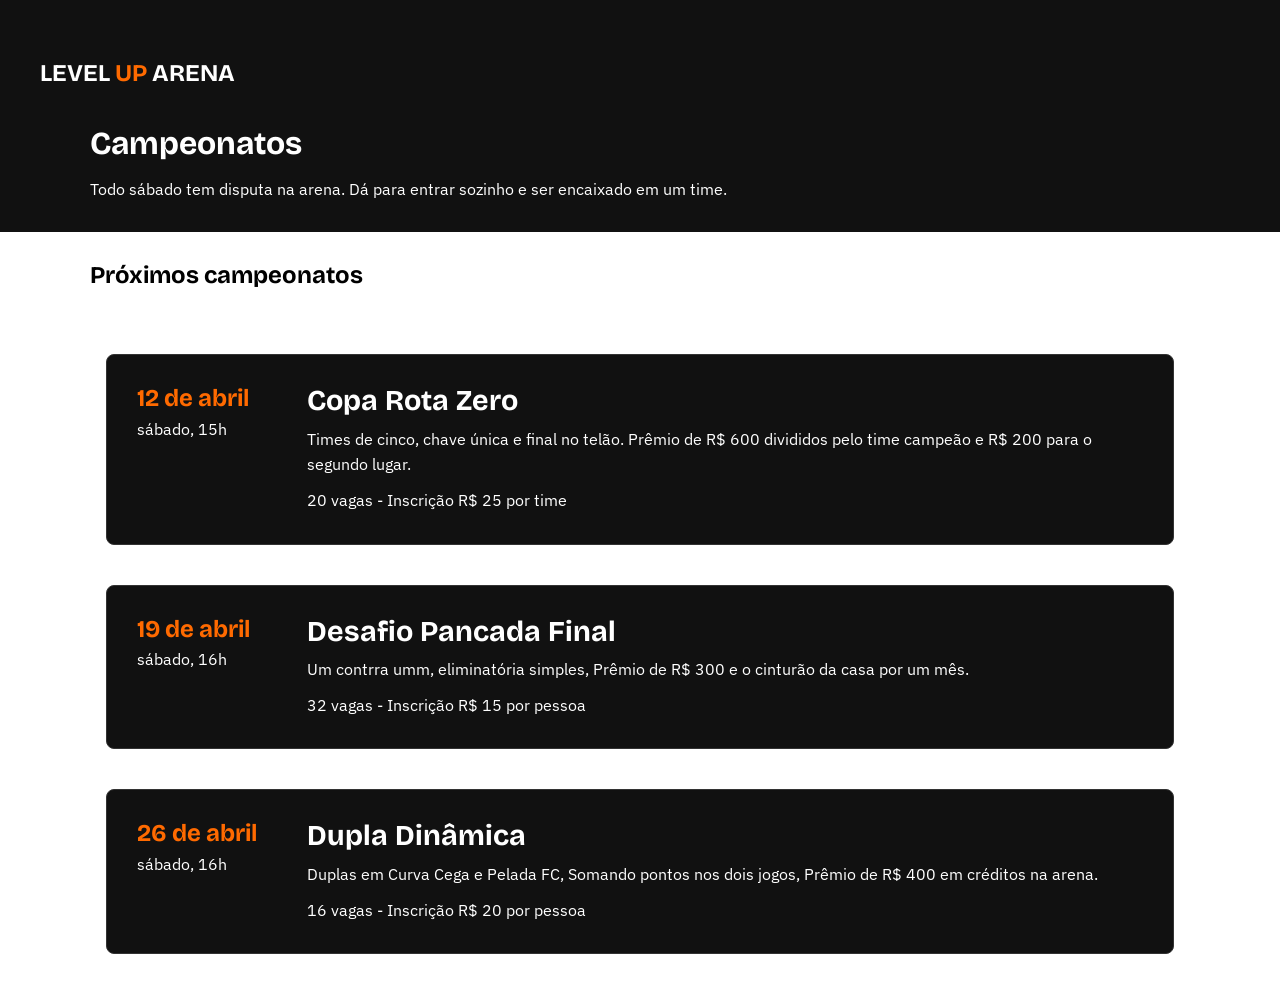
<file: campeonatos/index.html>
<!DOCTYPE html>
<html lang="pt-BR">

<head>
    <meta charset="UTF-8">
    <meta name="viewport" content="width=device-width, initial-scale=1.0">
    <title>Campeonatos | LEVEL UP ARENA</title>
    <link rel="stylesheet" href="style.css">
</head>

<body>

<header class="cabecalho">
    <div class="container">
        <h2 class="logo">LEVEL <span class="UP">UP</span> ARENA</h2>

        <h1 class="titulo-campeonatos">Campeonatos</h1>

        <p>
            Todo sábado tem disputa na arena.
            Dá para entrar sozinho e ser encaixado em um time.
        </p>
    </div>
</header>

    <main class="container">

        <section>
            <h2 id = "PROXCAMP">Próximos campeonatos</h2>

            <p>
                Inscrições até dois dias antes de cada data,
                ou enquanto houver vaga.
            </p>
        </section>

        <section class="PAICAMP">

            <div class="DatacampDESC">
                <h2>12 de abril</h2>
                <p>sábado, 15h</p>
            </div>

            <div class="CampDESC">
                <h2>Copa Rota Zero</h2>

                <p>
                    Times de cinco, chave única e final no telão.
                    Prêmio de R$ 600 divididos pelo time campeão
                    e R$ 200 para o segundo lugar.
                </p>

                <p>
                    20 vagas - Inscrição R$ 25 por time
                </p>
            </div>

        </section>

    </main>

        <main class="container">

        <section class="PAICAMP">

            <div class="DatacampDESC">
                <h2>19 de abril</h2>
                <p>sábado, 16h</p>
            </div>

            <div class="CampDESC">
                <h2>Desafio Pancada Final</h2>

                <p>
                    Um contrra umm, eliminatória simples, Prêmio de R$ 300 e o cinturão da casa por um mês.
                </p>

                <p>
                    32 vagas - Inscrição R$ 15 por pessoa
                </p>
            </div>

        </section>

    </main>

        </main>

        <main class="container">

        <section class="PAICAMP">

            <div class="DatacampDESC">
                <h2>26 de abril</h2>
                <p>sábado, 16h</p>
            </div>

            <div class="CampDESC">
                <h2>Dupla Dinâmica</h2>

                <p>
                   Duplas em Curva Cega e Pelada FC, Somando pontos nos dois jogos, Prêmio de R$ 400 em créditos na arena.
                </p>

                <p>
                    16 vagas - Inscrição R$ 20 por pessoa
                </p>
            </div>

        </section>

    </main>


    
</body>
</html>
</file>
<file: campeonatos/style.css>
/* CSS BASE */

@import url("https://fonts.googleapis.com/css2?family=Bricolage+Grotesque:wght@700;800&family=IBM+Plex+Sans:wght@400;600&display=swap");

:root {
  --preto: #000000;
  --laranja: #ff6a00;
  --branco: #ffffff;

  --fonte-titulo: "Bricolage Grotesque", Arial, sans-serif;
  --fonte-texto: "IBM Plex Sans", system-ui, sans-serif;
}

.UP {
    color: #ff6a00;
}

* {
  box-sizing: border-box;
  margin: 0;
}

body {
  background: var(--branco);
  color: var(--branco);
  font-family: var(--fonte-texto);
  line-height: 1.6;
}

h1, h2, h3, h4 {
  font-family: var(--fonte-titulo);
  line-height: 1.1;
}

a {
  color: var(--laranja);
}

img {
  max-width: 100%;
  display: block;
}

.container {
  width: min(100% - 2rem, 1100px);
  margin-inline: auto;
}

.botao {
  display: inline-block;
  padding: 0.75rem 1.5rem;
  background: var(--laranja);
  color: var(--preto);
  font-weight: 600;
  text-decoration: none;
  border-radius: 8px;
}

.botao:hover {
  opacity: 0.85;
}


/* CSS ESPECÍFICO DA PÁGINA CAMPEONATOS */

.PAICAMP {
  display: flex;
  flex-direction: row;
  align-items: flex-start;
  gap: 20px;

  width: min(100% - 2rem, 1100px);
  margin: 40px auto;
  padding: 20px;

  background: #111111;
  border: 1px solid #333333;
  border-radius: 8px;
}

.DatacampDESC {
  display: flex;
  flex-direction: column;
  align-items: flex-start;
  gap: 5px;

  padding: 10px;
  min-width: 150px;
}

.DatacampDESC h2 {
  color: var(--laranja);
  font-size: 1.5rem;
}

.DatacampDESC p {
  font-family: var(--fonte-texto);
  color: var(--branco);
}

.CampDESC {
  display: flex;
  flex-direction: column;
  align-items: flex-start;
  gap: 10px;

  flex: 1;
  padding: 10px;
}

.CampDESC h2 {
  color: var(--branco);
  font-size: 1.8rem;
}

.CampDESC p {
  font-family: var(--fonte-texto);
  color: var(--branco);
  line-height: 1.6;
}

/* RESPONSIVIDADE */

@media (max-width: 600px) {
  .PAICOPA {
    flex-direction: column;
    gap: 10px;
  }

  .DataCOPAROTAZ,
  .CopaDESC {
    width: 100%;
  }
}
 /* LOGO */
.logo {
    margin-top: 30px;
    margin-left: -50px;
}

/* Titulo CAMP*/
#titulocamps {
    margin-top: 40px;
}

.cabecalho {
    width: 100%;
    background: #111111;
    padding: 30px 0;
}

.logo {
    margin-bottom: 40px;
}

.titulo-campeonatos {
    margin-bottom: 15px;
}

#PROXCAMP {
    margin-top: 30px;
    color: #000000;
}
</file>
